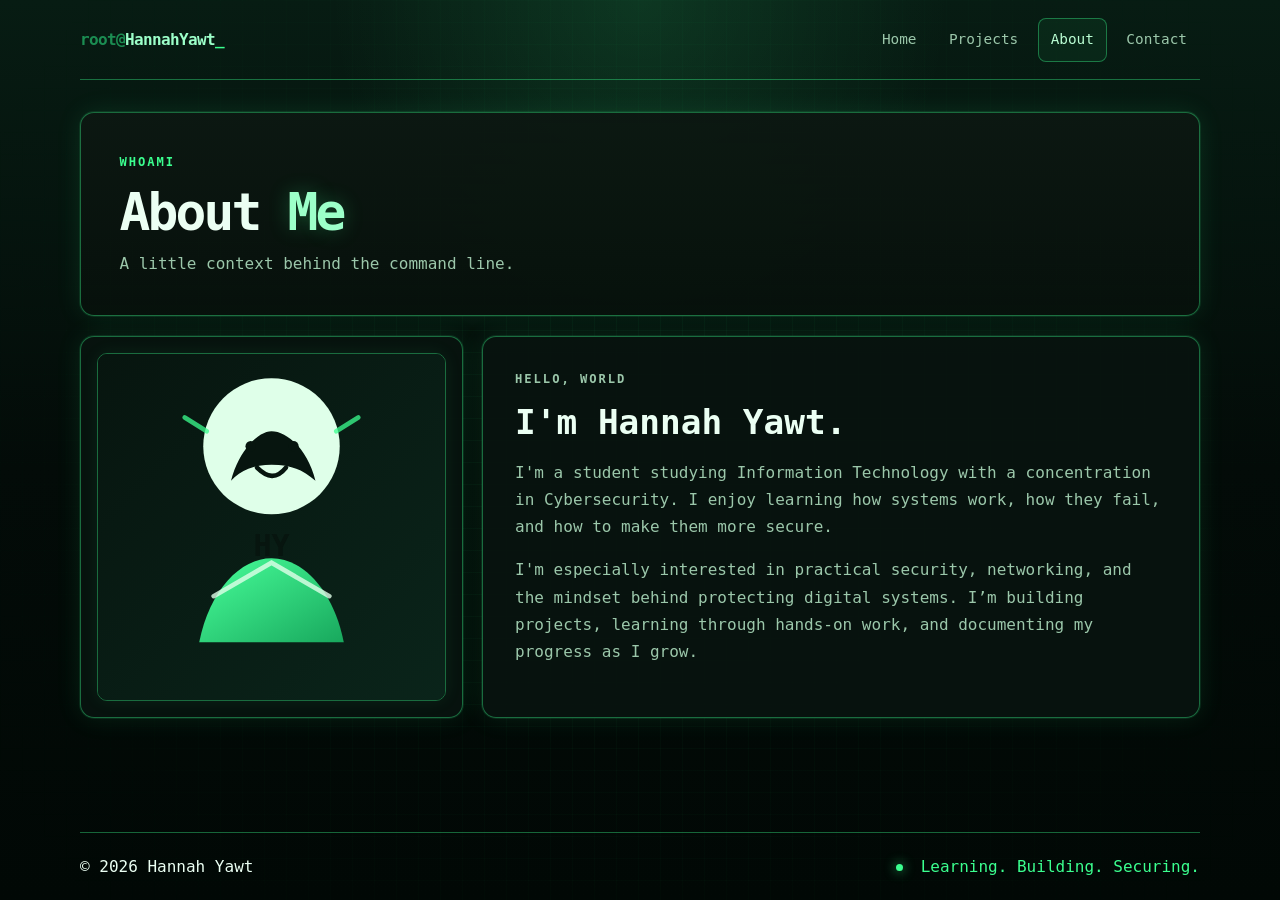
<file: about.html>
<!DOCTYPE html>
<html lang="en">
<head>
  <meta charset="UTF-8">
  <meta name="viewport" content="width=device-width, initial-scale=1.0">
  <meta name="description" content="Learn about Hannah Yawt, an Information Technology student focusing on cybersecurity.">
  <title>About | Hannah Yawt</title>
  <link rel="stylesheet" href="style.css">
  <script src="script.js" defer></script>
</head>
<body>
  <div class="matrix-overlay" aria-hidden="true"></div>
  <header class="site-header">
    <a class="brand" href="index.html"><span class="prompt">root@</span>HannahYawt<span class="cursor">_</span></a>
    <button class="menu-toggle" id="menu-toggle" aria-controls="primary-nav" aria-expanded="false" aria-label="Toggle Navigation Menu">Menu</button>
    <nav class="primary-nav" id="primary-nav" aria-label="Main navigation">
      <a href="index.html">Home</a>
      <a href="projects.html">Projects</a>
      <a class="active" href="about.html">About</a>
      <a href="contact.html">Contact</a>
    </nav>
  </header>

  <main class="container page-content">
    <section class="page-title panel">
      <p class="eyebrow">WHOAMI</p>
      <h1>About <span class="neon">Me</span></h1>
      <p class="muted">A little context behind the command line.</p>
    </section>

    <section class="about-layout">
      <div class="panel about-image-wrap">
        <img class="profile-image" src="./profile-picture.svg" alt="Hannah smiling in a blue shirt" onerror="this.style.display='none'; document.getElementById('profile-placeholder').style.display='flex';">
        <div class="profile-placeholder" id="profile-placeholder" aria-label="Profile image placeholder" style="display:none;"><span>HY</span></div>
      </div>

      <article class="panel content-panel">
        <p class="eyebrow">HELLO, WORLD</p>
        <h2>I'm Hannah Yawt.</h2>
        <p>I'm a student studying Information Technology with a concentration in Cybersecurity. I enjoy learning how systems work, how they fail, and how to make them more secure.</p>
        <p>I'm especially interested in practical security, networking, and the mindset behind protecting digital systems. I’m building projects, learning through hands-on work, and documenting my progress as I grow.</p>
      </article>
    </section>
  </main>

  <footer class="site-footer">
    <p>© 2026 Hannah Yawt</p>
    <p class="footer-status"><span class="status-dot"></span> Learning. Building. Securing.</p>
  </footer>
</body>
</html>
</file>
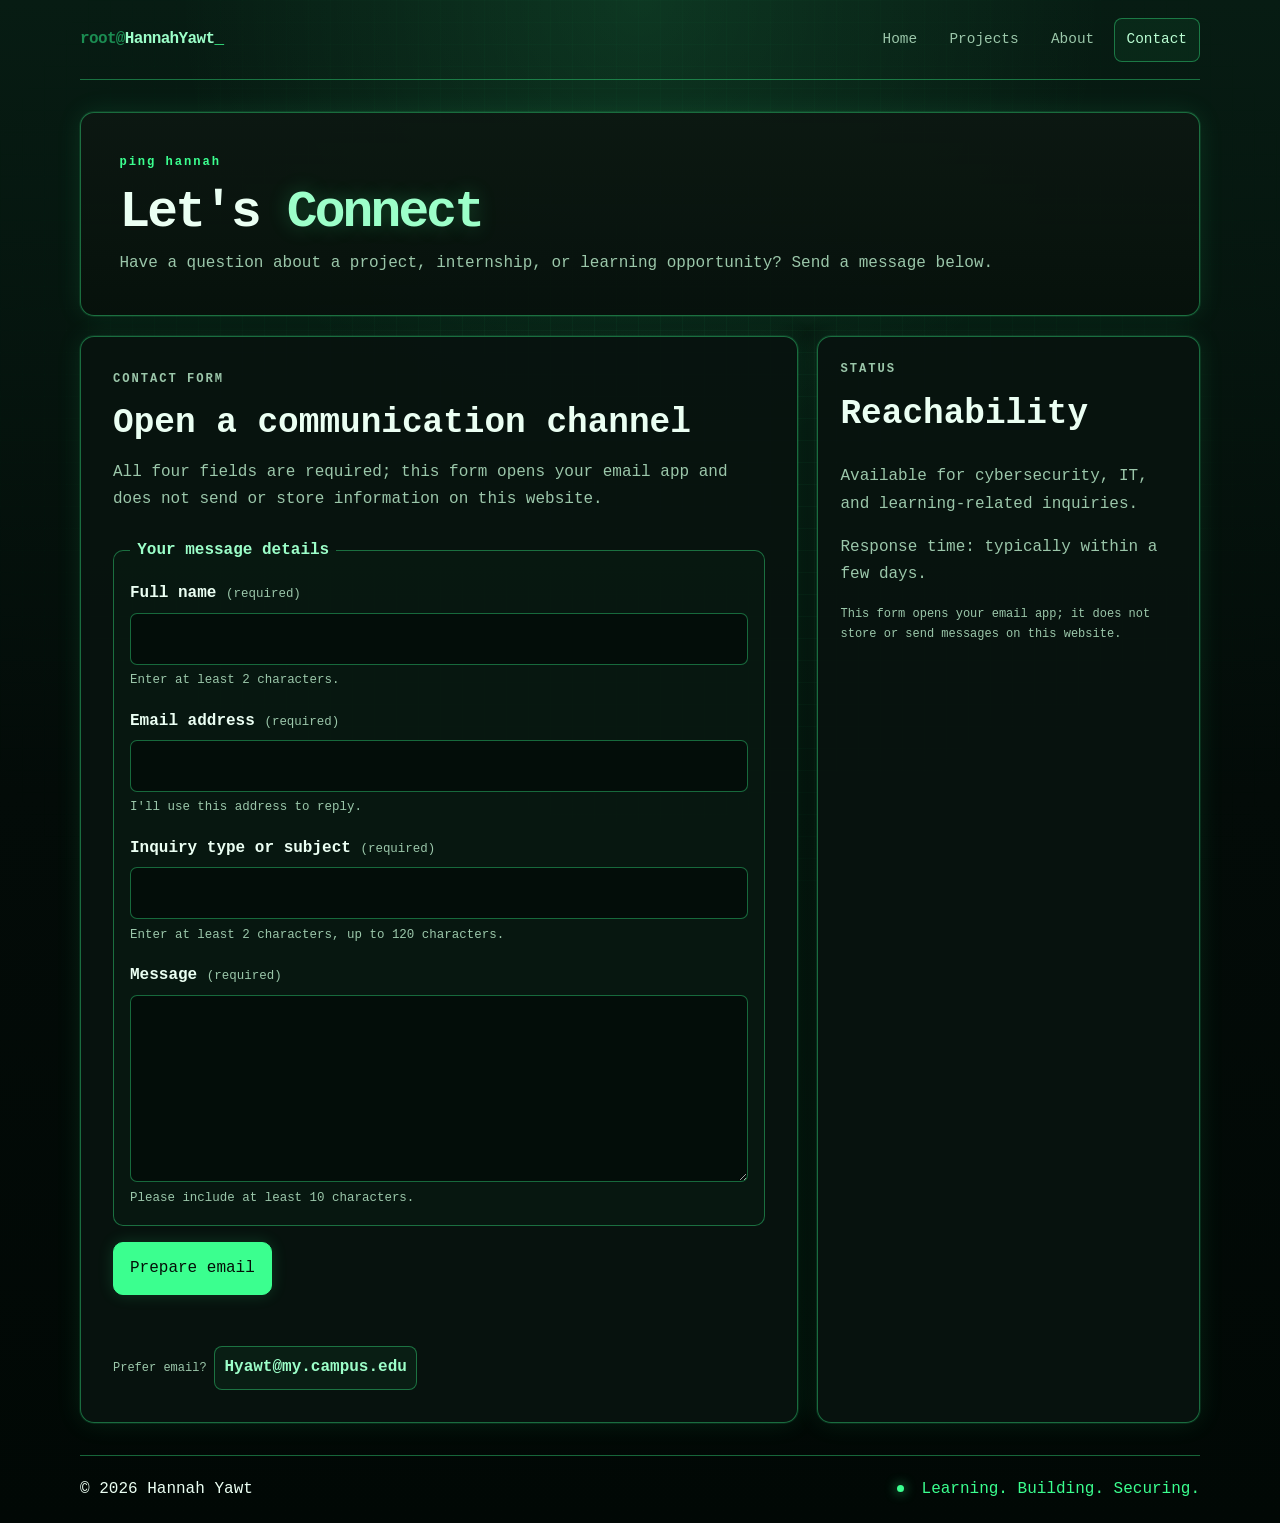
<file: contact.html>
<!DOCTYPE html>
<html lang="en">
<head>
  <meta charset="UTF-8">
  <meta name="viewport" content="width=device-width, initial-scale=1.0">
  <meta name="description" content="Contact Hannah Yawt about IT and cybersecurity projects.">
  <title>Contact | Hannah Yawt</title>
  <link rel="stylesheet" href="style.css">
  <link rel="stylesheet" href="contact.css">
  <script src="script.js" defer></script>
  <script src="contact-form.js" defer></script>
</head>
<body>
  <div class="matrix-overlay" aria-hidden="true"></div>
  <a class="skip-link" href="#main-content">Skip to main content</a>
  <header class="site-header">
    <a class="brand" href="index.html"><span class="prompt">root@</span>HannahYawt<span class="cursor" aria-hidden="true">_</span></a>
    <button class="menu-toggle" id="menu-toggle" aria-controls="primary-nav" aria-expanded="false" aria-label="Toggle navigation">Menu</button>
    <nav class="primary-nav" id="primary-nav" aria-label="Main navigation">
      <a href="index.html">Home</a>
      <a href="projects.html">Projects</a>
      <a href="about.html">About</a>
      <a class="active" href="contact.html" aria-current="page">Contact</a>
    </nav>
  </header>

  <main id="main-content" class="container page-content">
    <section class="page-title panel" aria-labelledby="page-title">
      <p class="eyebrow">ping hannah</p>
      <h1 id="page-title">Let's <span class="neon">Connect</span></h1>
      <p class="muted">Have a question about a project, internship, or learning opportunity? Send a message below.</p>
    </section>

    <section class="contact-layout" aria-label="Contact Hannah">
      <article class="panel content-panel">
        <p class="eyebrow">CONTACT FORM</p>
        <h2>Open a communication channel</h2>
        <p class="muted" id="form-help">All four fields are required; this form opens your email app and does not send or store information on this website.</p>
        <form class="contact-form" id="contact-form" novalidate aria-describedby="form-help">
          <fieldset aria-describedby="form-help">
            <legend>Your message details</legend>
            <div class="form-field">
              <label for="contact-name">Full name <span aria-hidden="true">(required)</span></label>
              <input id="contact-name" name="name" type="text" autocomplete="name" required minlength="2" aria-describedby="name-hint name-error" aria-invalid="false">
              <small id="name-hint" class="field-hint">Enter at least 2 characters.</small>
              <small class="field-error" id="name-error" aria-live="polite" hidden></small>
            </div>
            <div class="form-field">
              <label for="contact-email">Email address <span aria-hidden="true">(required)</span></label>
              <input id="contact-email" name="email" type="email" autocomplete="email" required aria-describedby="email-hint email-error" aria-invalid="false">
              <small id="email-hint" class="field-hint">I'll use this address to reply.</small>
              <small class="field-error" id="email-error" aria-live="polite" hidden></small>
            </div>
            <div class="form-field">
              <label for="contact-subject">Inquiry type or subject <span aria-hidden="true">(required)</span></label>
              <input id="contact-subject" name="subject" type="text" maxlength="120" minlength="2" required aria-describedby="subject-hint subject-error" aria-invalid="false">
              <small id="subject-hint" class="field-hint">Enter at least 2 characters, up to 120 characters.</small>
              <small class="field-error" id="subject-error" aria-live="polite" hidden></small>
            </div>
            <div class="form-field">
              <label for="contact-message">Message <span aria-hidden="true">(required)</span></label>
              <textarea id="contact-message" name="message" rows="6" required minlength="10" aria-describedby="message-hint message-error" aria-invalid="false"></textarea>
              <small id="message-hint" class="field-hint">Please include at least 10 characters.</small>
              <small class="field-error" id="message-error" aria-live="polite" hidden></small>
            </div>
          </fieldset>
          <button class="button form-submit" type="submit">Prepare email</button>
          <p class="form-status" id="form-status" role="status" aria-live="polite"></p>
        </form>
        <p class="small-text">Prefer email? <a class="email-link" href="mailto:Hyawt@my.campus.edu">Hyawt@my.campus.edu</a></p>
      </article>

      <aside class="panel contact-aside" aria-labelledby="reachability-title">
        <p class="eyebrow">STATUS</p>
        <h2 id="reachability-title">Reachability</h2>
        <p>Available for cybersecurity, IT, and learning-related inquiries.</p>
        <p class="muted">Response time: typically within a few days.</p>
        <p class="small-text">This form opens your email app; it does not store or send messages on this website.</p>
      </aside>
    </section>
  </main>

  <footer class="site-footer">
    <p>© 2026 Hannah Yawt</p>
    <p class="footer-status"><span class="status-dot" aria-hidden="true"></span> Learning. Building. Securing.</p>
  </footer>
</body>
</html>
</file>
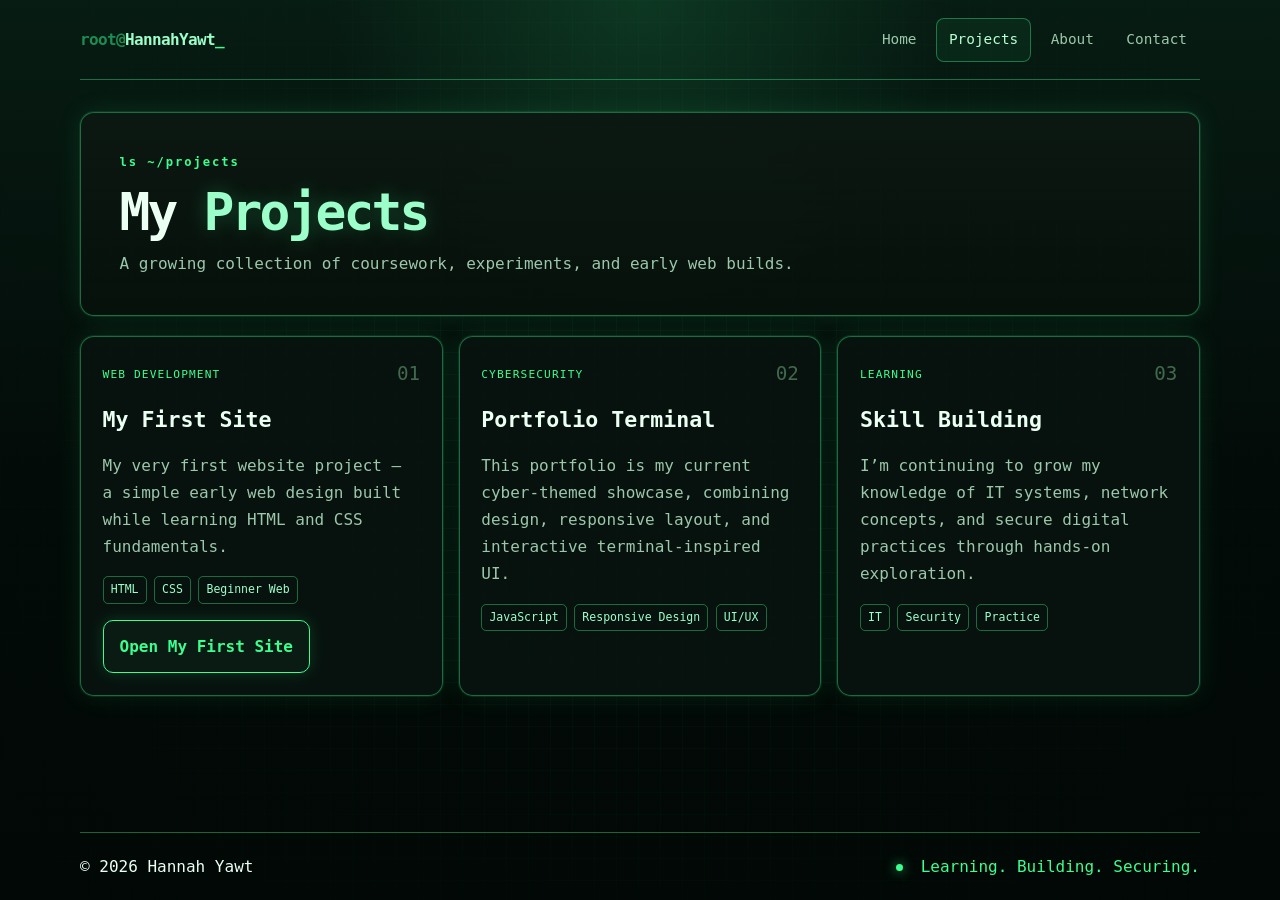
<file: projects.html>
<!DOCTYPE html>
<html lang="en">
<head>
  <meta charset="UTF-8">
  <meta name="viewport" content="width=device-width, initial-scale=1.0">
  <meta name="description" content="Projects and learning notes from Hannah Yawt's IT and cybersecurity portfolio.">
  <title>Projects | Hannah Yawt</title>
  <link rel="stylesheet" href="style.css">
  <script src="script.js" defer></script>
</head>
<body>
  <div class="matrix-overlay" aria-hidden="true"></div>

  <header class="site-header">
    <a class="brand" href="index.html"><span class="prompt">root@</span>HannahYawt<span class="cursor">_</span></a>
    <button class="menu-toggle" id="menu-toggle" aria-controls="primary-nav" aria-expanded="false" aria-label="Toggle Navigation Menu">
      Menu
    </button>
    <nav class="primary-nav" id="primary-nav" aria-label="Main navigation">
      <a href="index.html">Home</a>
      <a class="active" href="projects.html">Projects</a>
      <a href="about.html">About</a>
      <a href="contact.html">Contact</a>
    </nav>
  </header>

  <main class="container page-content">
    <section class="page-title panel">
      <p class="eyebrow">ls ~/projects</p>
      <h1>My <span class="neon">Projects</span></h1>
      <p class="muted">A growing collection of coursework, experiments, and early web builds.</p>
    </section>

    <section class="card-grid project-grid">
      <article class="project-card panel">
        <div class="project-topline">
          <span class="project-type">WEB DEVELOPMENT</span>
          <span class="project-symbol">01</span>
        </div>
        <h2>My First Site</h2>
        <p>My very first website project — a simple early web design built while learning HTML and CSS fundamentals.</p>
        <ul class="tag-list">
          <li>HTML</li>
          <li>CSS</li>
          <li>Beginner Web</li>
        </ul>
        <a class="button button-ghost" href="https://yawtdevelopment.github.io/My-First-Site/" target="_blank" rel="noreferrer">Open My First Site</a>
      </article>

      <article class="project-card panel">
        <div class="project-topline">
          <span class="project-type">CYBERSECURITY</span>
          <span class="project-symbol">02</span>
        </div>
        <h2>Portfolio Terminal</h2>
        <p>This portfolio is my current cyber-themed showcase, combining design, responsive layout, and interactive terminal-inspired UI.</p>
        <ul class="tag-list">
          <li>JavaScript</li>
          <li>Responsive Design</li>
          <li>UI/UX</li>
        </ul>
      </article>

      <article class="project-card panel">
        <div class="project-topline">
          <span class="project-type">LEARNING</span>
          <span class="project-symbol">03</span>
        </div>
        <h2>Skill Building</h2>
        <p>I’m continuing to grow my knowledge of IT systems, network concepts, and secure digital practices through hands-on exploration.</p>
        <ul class="tag-list">
          <li>IT</li>
          <li>Security</li>
          <li>Practice</li>
        </ul>
      </article>
    </section>
  </main>

  <footer class="site-footer">
    <p>© 2026 Hannah Yawt</p>
    <p class="footer-status"><span class="status-dot"></span> Learning. Building. Securing.</p>
  </footer>
</body>
</html>
</file>
<file: style.css>
:root {
  --bg: #030b08;
  --bg-2: #071c13;
  --panel: rgba(8, 20, 15, 0.94);
  --panel-2: rgba(14, 27, 20, 0.95);
  --green: #3bff8f;
  --green-soft: #bafed3;
  --green-bright: #9cffc9;
  --green-dim: #1b8d52;
  --text: #ebfff3;
  --muted: #9bc7aa;
  --border: rgba(59, 255, 143, 0.38);
  --shadow: 0 0 0 1px rgba(59,255,143,0.10), 0 0 26px rgba(59,255,143,0.10);
  --radius: 14px;
  --content-width: 1120px;
}

* { box-sizing: border-box; }
html { scroll-behavior: smooth; }

body {
  margin: 0;
  min-height: 100vh;
  display: flex;
  flex-direction: column;
  background:
    radial-gradient(circle at top, rgba(59,255,143,0.12), transparent 28%),
    linear-gradient(180deg, var(--bg-2) 0%, var(--bg) 52%, #010805 100%);
  color: var(--text);
  font-family: "Consolas", "SFMono-Regular", "Menlo", "Monaco", monospace;
  line-height: 1.7;
}

body::before {
  content: "";
  position: fixed;
  inset: 0;
  z-index: 0;
  pointer-events: none;
  background-image:
    linear-gradient(rgba(59,255,143,0.05) 1px, transparent 1px),
    linear-gradient(90deg, rgba(59,255,143,0.05) 1px, transparent 1px);
  background-size: 22px 22px;
  mask-image: radial-gradient(circle at center, rgba(0,0,0,0.85), transparent 95%);
}

body > * {
  position: relative;
  z-index: 1;
}

/* Global link/button styling */
a {
  color: var(--green);
  text-decoration: none;
}

a:hover,
a:focus-visible {
  color: var(--green-soft);
  text-shadow: 0 0 12px rgba(59,255,143,0.28);
}

button, input {
  font: inherit;
}

button, a {
  -webkit-tap-highlight-color: transparent;
}

:focus-visible {
  outline: 2px solid var(--green);
  outline-offset: 4px;
}

.site-header {
  width: min(100% - 2rem, var(--content-width));
  margin: 0 auto;
  padding: 1.1rem 0;
  display: flex;
  align-items: center;
  justify-content: space-between;
  gap: 1rem;
  border-bottom: 1px solid var(--border);
}

.brand {
  color: var(--green-bright);
  font-weight: 800;
  letter-spacing: -0.04em;
  white-space: nowrap;
}

.prompt { color: var(--green-dim); }

.cursor {
  color: var(--green);
  animation: blink 1.1s steps(2, start) infinite;
}

@keyframes blink {
  to { visibility: hidden; }
}

.primary-nav {
  display: flex;
  align-items: center;
  flex-wrap: wrap;
  gap: .4rem;
}

.primary-nav a {
  padding: .55rem .75rem;
  color: var(--muted);
  border: 1px solid transparent;
  border-radius: 8px;
  font-size: .9rem;
}

.primary-nav a:hover,
.primary-nav a.active {
  color: var(--green-soft);
  border-color: var(--border);
  background: rgba(59,255,143,0.06);
}

.menu-toggle {
  display: none;
  background: transparent;
  color: var(--green);
  border: 1px solid var(--border);
  border-radius: 8px;
  padding: .45rem .65rem;
  cursor: pointer;
}

.container {
  width: min(100% - 2rem, var(--content-width));
  margin: 0 auto;
  flex: 1;
}

.hero {
  margin-top: 2.3rem;
  padding: clamp(1.5rem, 5vw, 4rem);
  background: linear-gradient(180deg, rgba(11, 24, 18, 0.98), rgba(5, 14, 10, 0.94));
  border: 1px solid var(--border);
  border-radius: var(--radius);
  box-shadow: var(--shadow);
}

.panel {
  background: var(--panel);
  border: 1px solid var(--border);
  border-radius: var(--radius);
  box-shadow: var(--shadow);
}

.eyebrow {
  color: var(--green);
  letter-spacing: .16em;
  font-size: .76rem;
  font-weight: 700;
}

h1, h2, h3, p {
  margin-top: 0;
}

h1 {
  font-size: clamp(2.1rem, 6vw, 4.1rem);
  line-height: 1.12;
  margin-bottom: 1rem;
  letter-spacing: -.055em;
}

h2 {
  font-size: clamp(1.45rem, 3vw, 2.15rem);
  line-height: 1.25;
}

h3 {
  color: var(--green-bright);
}

.neon {
  color: var(--green-bright);
  text-shadow: 0 0 20px rgba(59,255,143,0.25);
}

.hero-copy {
  font-size: clamp(1.05rem, 2vw, 1.3rem);
  color: var(--green-bright);
  margin-bottom: .4rem;
}

.muted { color: var(--muted); }

.hero-actions,
.contact-links {
  display: flex;
  flex-wrap: wrap;
  gap: .8rem;
  margin-top: 1.5rem;
}

.button {
  display: inline-flex;
  align-items: center;
  justify-content: center;
  gap: .5rem;
  background: var(--green);
  color: #041008;
  font-weight: 800;
  padding: .75rem 1rem;
  border: 1px solid var(--green);
  border-radius: 10px;
  box-shadow: 0 0 16px rgba(59,255,143,0.16);
}

.button:hover {
  color: #041008;
  transform: translateY(-2px);
  box-shadow: 0 0 22px rgba(59,255,143,0.26);
}

.button-ghost {
  color: var(--green);
  background: rgba(59,255,143,0.04);
}

.button-ghost:hover {
  color: var(--green-soft);
}

.terminal {
  margin-top: 1.25rem;
  overflow: hidden;
  background: rgba(3, 11, 8, 0.96);
  border: 1px solid rgba(59,255,143,0.42);
  box-shadow: 0 0 0 1px rgba(59,255,143,0.08), 0 0 24px rgba(59,255,143,0.08);
}

.terminal-bar {
  display: flex;
  align-items: center;
  gap: .8rem;
  padding: .8rem 1rem;
  background: rgba(59,255,143,0.08);
  border-bottom: 1px solid var(--border);
  color: var(--muted);
  font-size: .82rem;
}

.terminal-dots { display: flex; gap: .35rem; }
.terminal-dots i {
  display: block;
  width: .58rem;
  height: .58rem;
  border-radius: 50%;
  background: var(--green-dim);
}
.terminal-dots i:nth-child(2) { opacity: .65; }
.terminal-dots i:nth-child(3) { opacity: .35; }

.terminal-status {
  margin-left: auto;
  color: var(--green);
  font-size: .72rem;
}

.terminal-body { padding: 1.1rem; }
.terminal-intro { color: var(--muted); }

.terminal-output {
  min-height: 2rem;
  max-height: 290px;
  overflow-y: auto;
  overflow-wrap: anywhere;
  padding-right: .35rem;
}

.terminal-output p {
  margin: .35rem 0;
  color: var(--green-bright);
  font-size: .9rem;
}

.terminal-output .system { color: #a8ffbf; }
.terminal-output .warning { color: #ffe08a; }
.terminal-output .error { color: #ff9494; }

.terminal-user {
  color: var(--green);
  font-weight: 700;
}

code {
  color: var(--green-bright);
  background: rgba(59,255,143,0.08);
  border-radius: 4px;
  padding: .1rem .3rem;
}

.terminal-form {
  display: flex;
  align-items: center;
  gap: .6rem;
  border-top: 1px solid var(--border);
  padding-top: .9rem;
  margin-top: .9rem;
}

.terminal-form input {
  min-width: 0;
  flex: 1;
  border: 0;
  outline: 0;
  background: transparent;
  color: var(--text);
  padding: .3rem;
}

.terminal-form input::placeholder { color: #627e6b; }

.run-button {
  background: transparent;
  color: var(--green);
  border: 1px solid var(--border);
  border-radius: 6px;
  padding: .35rem .6rem;
  cursor: pointer;
}

.run-button:hover { background: rgba(59,255,143,0.1); }

.terminal-note,
.small-text {
  color: #718c79;
  font-size: .75rem;
  margin: .9rem 0 0;
}

.section-block { margin-top: 3.5rem; }
.section-heading { margin-bottom: 1rem; }
.section-heading h2 { margin-bottom: 0; }

.card-grid {
  display: grid;
  grid-template-columns: repeat(3, minmax(0, 1fr));
  gap: 1rem;
}

.feature-card,
.project-card {
  padding: 1.35rem;
  min-width: 0;
}

.feature-card p,
.project-card p,
.content-panel p { color: var(--muted); }

.card-icon {
  display: inline-flex;
  align-items: center;
  justify-content: center;
  width: 2.5rem;
  height: 2.5rem;
  margin-bottom: 1rem;
  border: 1px solid var(--border);
  border-radius: 10px;
  color: var(--green);
}

.callout {
  margin: 2.2rem 0 3rem;
  padding: 1.5rem;
  display: flex;
  justify-content: space-between;
  align-items: center;
  gap: 1.5rem;
  background: linear-gradient(180deg, rgba(12, 24, 18, 0.98), rgba(5, 13, 10, 0.96));
}

.callout h2 { margin-bottom: .5rem; }
.callout p:last-child { margin-bottom: 0; }

.site-footer {
  width: min(100% - 2rem, var(--content-width));
  margin: 2rem auto 0;
  padding: 1.25rem 0;
  display: flex;
  justify-content: space-between;
  align-items: center;
  gap: 1rem;
  flex-wrap: wrap;
  border-top: 1px solid var(--border);
}

.site-footer p { margin: 0; }
.footer-divider { color: var(--green-dim); padding: 0 .35rem; }
.footer-status { color: var(--green); }
.status-dot {
  display: inline-block;
  width: .45rem;
  height: .45rem;
  border-radius: 50%;
  background: var(--green);
  margin-right: .5rem;
  vertical-align: middle;
  box-shadow: 0 0 12px rgba(59,255,143,0.8);
}

.page-content { padding-top: 2rem; }

.page-title {
  padding: clamp(1.3rem, 4vw, 2.4rem);
  margin-bottom: 1.2rem;
  background: linear-gradient(180deg, rgba(12, 24, 18, 0.98), rgba(7, 17, 12, 0.94));
}

.page-title h1 {
  font-size: clamp(2rem, 5vw, 3.2rem);
  margin-bottom: .5rem;
}
.page-title p:last-child { margin-bottom: 0; }

.about-layout,
.contact-layout {
  display: grid;
  grid-template-columns: minmax(220px, .8fr) minmax(0, 1.5fr);
  gap: 1.2rem;
  align-items: stretch;
}

.about-image-wrap {
  padding: 1rem;
  display: flex;
  align-items: center;
  justify-content: center;
  min-height: 280px;
}

.profile-image {
  display: block;
  width: 100%;
  max-height: 420px;
  object-fit: cover;
  border-radius: 10px;
  border: 1px solid var(--border);
  box-shadow: 0 0 18px rgba(59,255,143,0.08);
}

.profile-placeholder {
  min-height: 220px;
  width: 100%;
  display: flex;
  flex-direction: column;
  justify-content: center;
  align-items: center;
  color: var(--green);
  font-size: 4rem;
  font-weight: 800;
  background: rgba(59,255,143,.05);
  border: 1px solid var(--border);
  border-radius: 10px;
}

.profile-placeholder span {
  font-size: .75rem;
  color: var(--muted);
  font-weight: 400;
}

.content-panel {
  padding: clamp(1.2rem, 3vw, 2rem);
}

.content-panel h2 { margin-bottom: .9rem; }
.content-panel h3 { margin-top: 1.5rem; }

.text-link { display: inline-block; margin-top: .5rem; font-weight: 700; }

.project-topline {
  display: flex;
  justify-content: space-between;
  align-items: center;
  gap: .5rem;
  margin-bottom: 1rem;
}

.project-type {
  color: var(--green);
  font-size: .7rem;
  letter-spacing: .1em;
}

.project-symbol { color: #41694e; font-size: 1.2rem; }
.project-card h2 { font-size: 1.35rem; }
.project-grid { margin-bottom: 1rem; }

.tag-list {
  display: flex;
  flex-wrap: wrap;
  gap: .45rem;
  list-style: none;
  padding: 0;
  margin: 1rem 0;
}

.tag-list li {
  color: var(--green-bright);
  border: 1px solid var(--border);
  border-radius: 5px;
  padding: .18rem .45rem;
  font-size: .72rem;
}

.project-progress { margin-top: 1.2rem; }
.tiny-eyebrow {
  letter-spacing: .12em;
  font-size: .62rem;
  margin-bottom: .65rem;
}

.snippet-row {
  display: grid;
  grid-template-columns: repeat(3, minmax(0, 1fr));
  gap: .6rem;
}

.code-block {
  background: rgba(8, 17, 12, 0.8);
  border: 1px solid var(--border);
  border-radius: 8px;
  padding: .55rem .6rem;
  overflow: hidden;
}

.code-block span {
  display: inline-block;
  color: var(--green-dim);
  font-size: .68rem;
  letter-spacing: .08em;
  margin-bottom: .35rem;
}

.code-block pre {
  margin: 0;
  white-space: pre-wrap;
  word-break: break-word;
  font-size: .68rem;
  line-height: 1.5;
  color: var(--green-bright);
}

.project-note { margin-top: 1rem; margin-bottom: 0; }
.edit-note { color: var(--muted); font-size: .8rem; }

.contact-layout {
  grid-template-columns: minmax(0, 1.5fr) minmax(220px, .8fr);
}

.contact-aside { padding: 1.4rem; }
.contact-aside p { color: var(--muted); }

.email-link {
  display: inline-block;
  color: var(--green-bright);
  font-weight: 700;
  font-size: 1rem;
  padding: .45rem .6rem;
  border: 1px solid var(--border);
  border-radius: 8px;
  background: rgba(59,255,143,0.05);
}

.email-link:hover,
.email-link:focus-visible {
  text-decoration: underline;
}

.sr-only {
  position: absolute;
  width: 1px;
  height: 1px;
  padding: 0;
  margin: -1px;
  overflow: hidden;
  clip: rect(0,0,0,0);
  white-space: nowrap;
  border: 0;
}

@media (max-width: 760px) {
  .site-header { flex-wrap: wrap; }
  .menu-toggle { display: block; }
  .primary-nav {
    display: none;
    width: 100%;
    flex-direction: column;
    align-items: stretch;
    padding-top: .5rem;
  }
  .primary-nav.open { display: flex; }
  .primary-nav a { padding: .75rem; }
  .card-grid { grid-template-columns: repeat(2, minmax(0, 1fr)); }
  .about-layout, .contact-layout { grid-template-columns: 1fr; }
  .about-image-wrap { min-height: 220px; }
  .profile-image { max-height: 360px; width: auto; max-width: 100%; }
  .callout { align-items: flex-start; flex-direction: column; }
  .snippet-row { grid-template-columns: 1fr; }
}

@media (max-width: 520px) {
  .container, .site-header, .site-footer { width: min(100% - 1.1rem, var(--content-width)); }
  .site-header { padding: .8rem 0; }
  .brand { font-size: .92rem; }
  .hero { margin-top: 1rem; padding: 1.2rem; }
  .card-grid { grid-template-columns: 1fr; }
  .terminal-bar { gap: .45rem; padding: .7rem; font-size: .7rem; }
  .terminal-form { flex-wrap: wrap; }
  .terminal-form input { flex-basis: 55%; }
  .run-button { margin-left: auto; }
  .hero-actions .button { width: 100%; }
  .site-footer { align-items: flex-start; flex-direction: column; }
}

@media (prefers-reduced-motion: reduce) {
  *, *::before, *::after {
    scroll-behavior: auto !important;
    animation-duration: .01ms !important;
    animation-iteration-count: 1 !important;
    transition-duration: .01ms !important;
  }
}
</file>
<file: contact.css>
/* Contact form styles use the shared Matrix palette from style.css. */
.skip-link {
  position: absolute;
  z-index: 10;
  top: .75rem;
  left: .75rem;
  padding: .65rem .9rem;
  transform: translateY(-180%);
  border: 1px solid var(--green);
  border-radius: 8px;
  background: var(--green);
  color: #041008;
  font-weight: 800;
}
.skip-link:focus { transform: translateY(0); color: #041008; }
.contact-form { margin-top: 1.5rem; }
.contact-form fieldset {
  min-width: 0;
  margin: 0 0 1rem;
  padding: 1rem;
  border: 1px solid var(--border);
  border-radius: 10px;
  background: rgba(59,255,143,.025);
}
.contact-form legend { padding: 0 .45rem; color: var(--green-bright); font-weight: 700; }
.form-field { display: grid; gap: .35rem; margin-bottom: 1rem; }
.form-field:last-child { margin-bottom: 0; }
.form-field label { color: var(--text); font-weight: 700; }
.form-field label span { color: var(--muted); font-size: .78rem; font-weight: 400; }
.form-field input, .form-field textarea {
  width: 100%;
  min-width: 0;
  padding: .7rem .75rem;
  border: 1px solid var(--border);
  border-radius: 7px;
  background: rgba(3,11,8,.78);
  color: var(--text);
  font: inherit;
}
.form-field textarea { resize: vertical; }
.form-field input[aria-invalid="true"], .form-field textarea[aria-invalid="true"] {
  border-color: #ff9494;
  box-shadow: 0 0 0 1px rgba(255,148,148,.22);
}
.field-hint, .field-error { font-size: .78rem; }
.field-hint { color: var(--muted); }
.field-error {
  margin: 0;
  padding: .25rem .4rem;
  border-left: 2px solid #ff9494;
  border-radius: 2px;
  background: var(--bg);
  color: #ffb0b0;
  font-weight: 700;
}
.form-submit { cursor: pointer; font: inherit; }
.form-status { min-height: 1.5em; margin: .8rem 0 0; color: var(--green-bright); }
.form-status[data-state="error"] {
  padding: .3rem .45rem;
  background: var(--bg);
  color: #ffb0b0;
}
[hidden] { display: none !important; }
@media (max-width: 520px) {
  .contact-form fieldset { padding: .75rem; }
}
</file>
